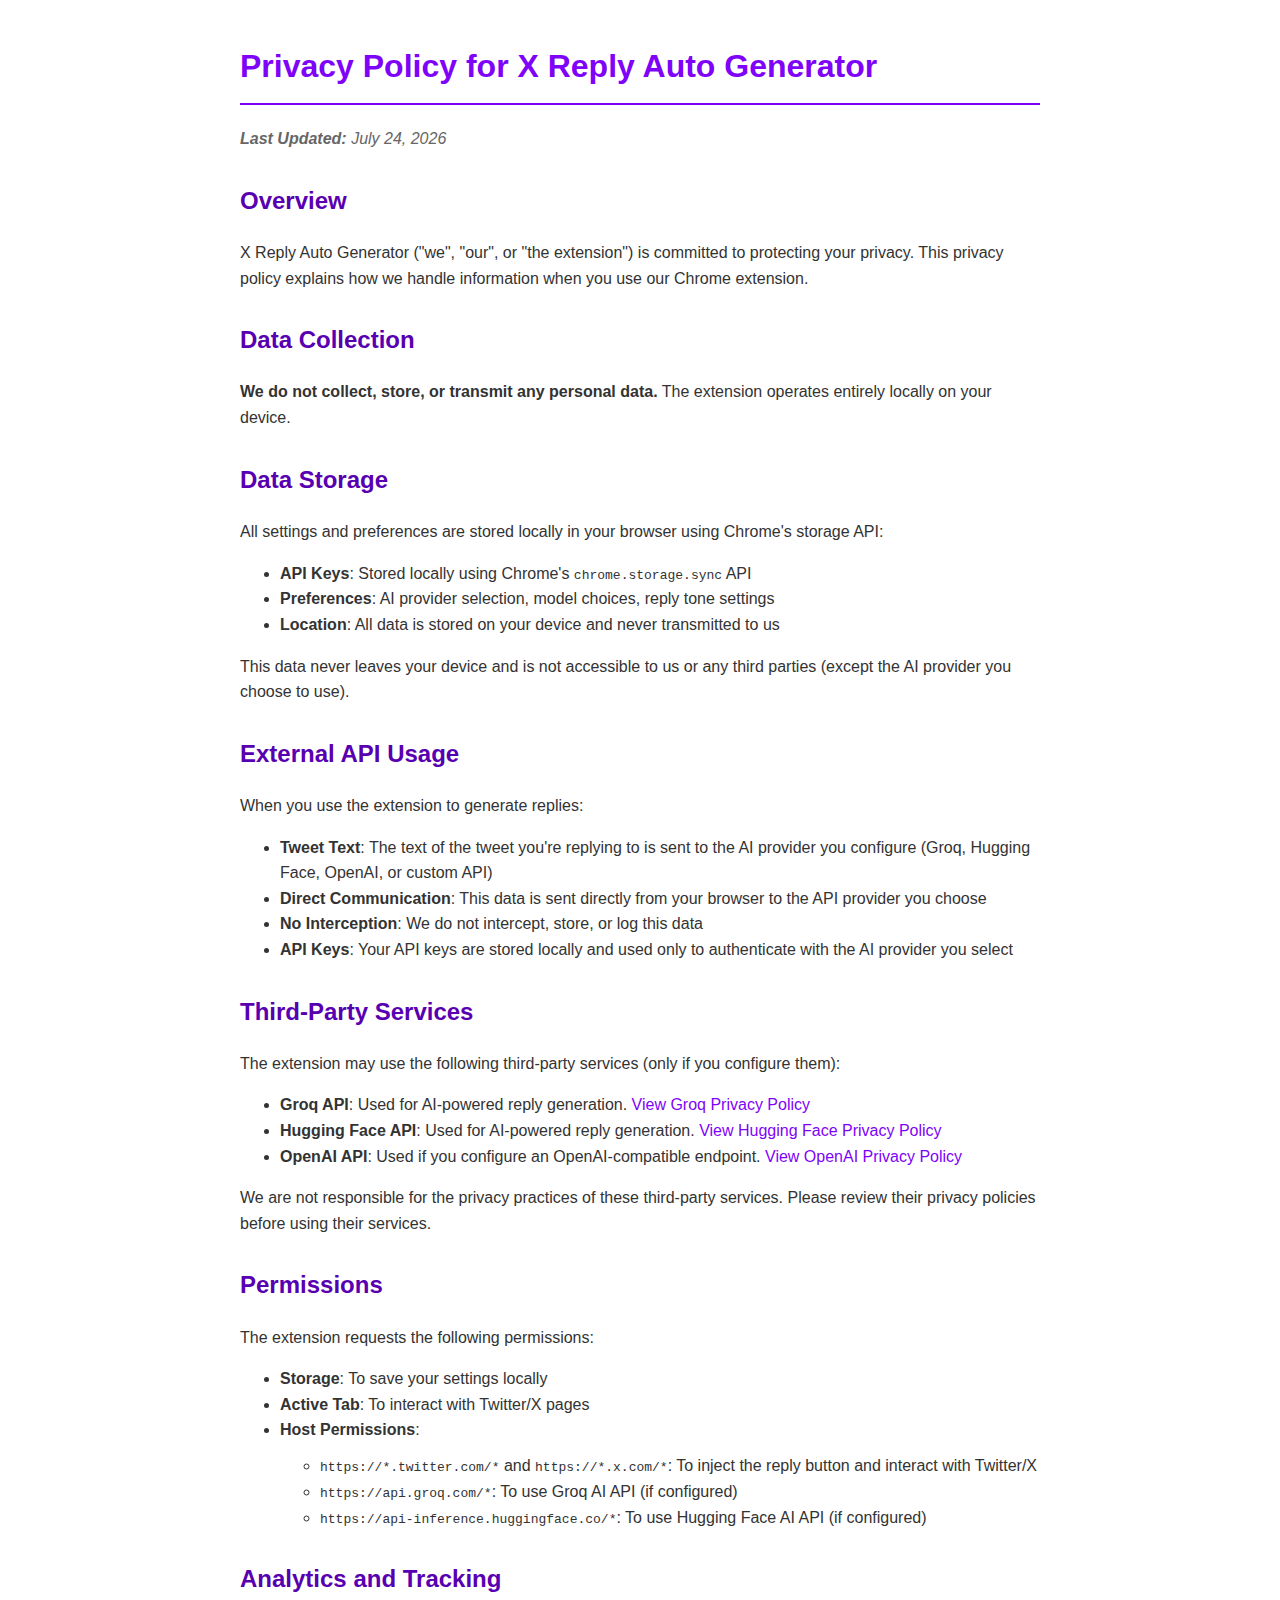
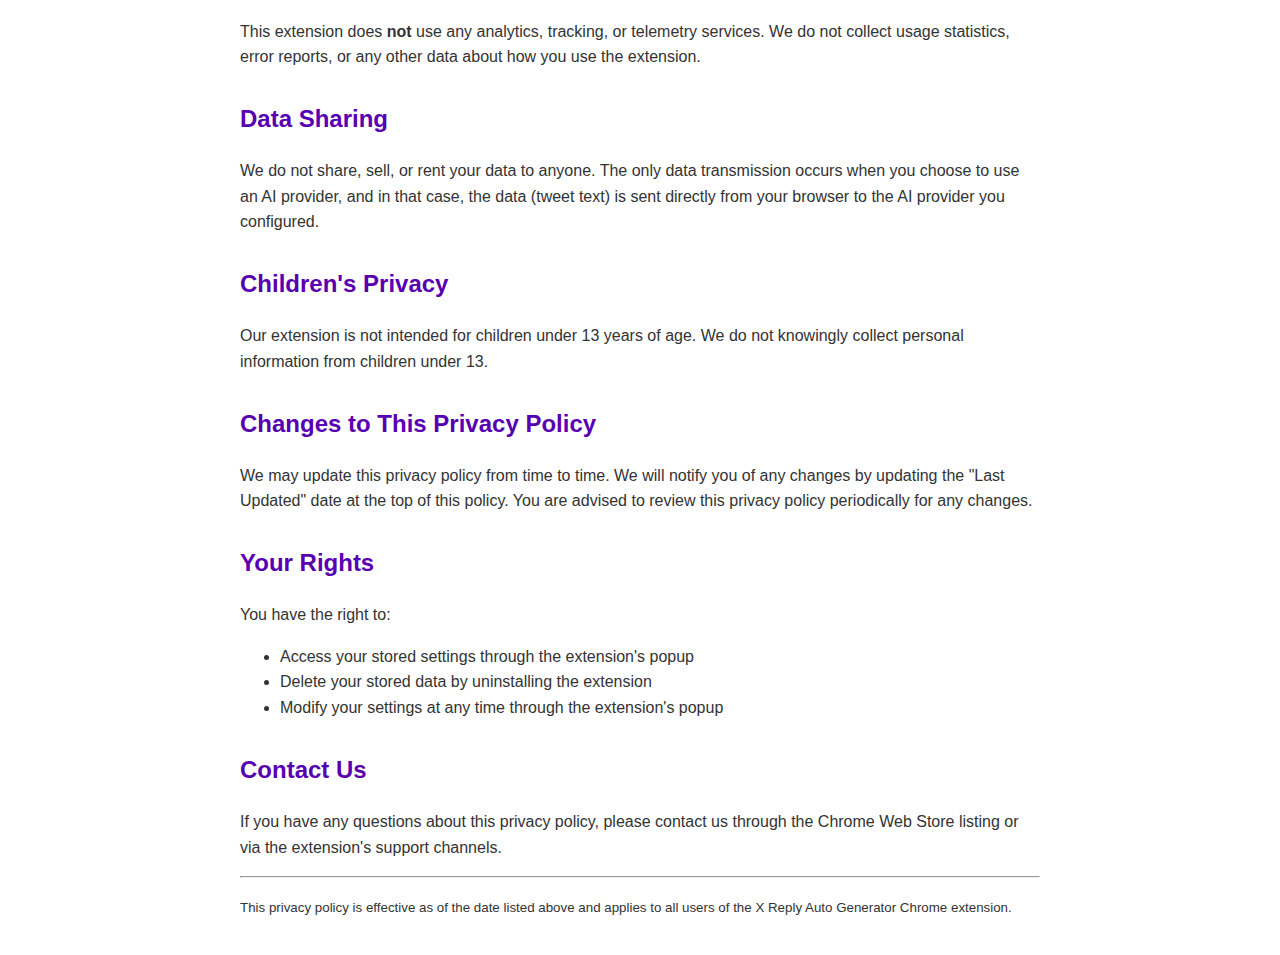
<file: index.html>
<!DOCTYPE html>
<html lang="en">

<head>
    <meta charset="UTF-8">
    <meta name="viewport" content="width=device-width, initial-scale=1.0">
    <title>Privacy Policy - X Reply Auto Generator</title>
    <style>
        body {
            font-family: -apple-system, BlinkMacSystemFont, 'Segoe UI', Roboto, Helvetica, Arial, sans-serif;
            max-width: 800px;
            margin: 0 auto;
            padding: 20px;
            line-height: 1.6;
            color: #333;
        }

        h1 {
            color: #7e03f8;
            border-bottom: 2px solid #7e03f8;
            padding-bottom: 10px;
        }

        h2 {
            color: #5800b1;
            margin-top: 30px;
        }

        ul {
            margin: 10px 0;
        }

        a {
            color: #7e03f8;
            text-decoration: none;
        }

        a:hover {
            text-decoration: underline;
        }

        .last-updated {
            color: #666;
            font-style: italic;
        }
    </style>
</head>

<body>
    <h1>Privacy Policy for X Reply Auto Generator</h1>
    <p class="last-updated"><strong>Last Updated:</strong> <span id="date"></span></p>

    <h2>Overview</h2>
    <p>X Reply Auto Generator ("we", "our", or "the extension") is committed to protecting your privacy. This privacy
        policy explains how we handle information when you use our Chrome extension.</p>

    <h2>Data Collection</h2>
    <p><strong>We do not collect, store, or transmit any personal data.</strong> The extension operates entirely locally
        on your device.</p>

    <h2>Data Storage</h2>
    <p>All settings and preferences are stored locally in your browser using Chrome's storage API:</p>
    <ul>
        <li><strong>API Keys</strong>: Stored locally using Chrome's <code>chrome.storage.sync</code> API</li>
        <li><strong>Preferences</strong>: AI provider selection, model choices, reply tone settings</li>
        <li><strong>Location</strong>: All data is stored on your device and never transmitted to us</li>
    </ul>
    <p>This data never leaves your device and is not accessible to us or any third parties (except the AI provider you
        choose to use).</p>

    <h2>External API Usage</h2>
    <p>When you use the extension to generate replies:</p>
    <ul>
        <li><strong>Tweet Text</strong>: The text of the tweet you're replying to is sent to the AI provider you
            configure (Groq, Hugging Face, OpenAI, or custom API)</li>
        <li><strong>Direct Communication</strong>: This data is sent directly from your browser to the API provider you
            choose</li>
        <li><strong>No Interception</strong>: We do not intercept, store, or log this data</li>
        <li><strong>API Keys</strong>: Your API keys are stored locally and used only to authenticate with the AI
            provider you select</li>
    </ul>

    <h2>Third-Party Services</h2>
    <p>The extension may use the following third-party services (only if you configure them):</p>
    <ul>
        <li><strong>Groq API</strong>: Used for AI-powered reply generation. <a
                href="https://console.groq.com/docs/privacy" target="_blank">View Groq Privacy Policy</a></li>
        <li><strong>Hugging Face API</strong>: Used for AI-powered reply generation. <a
                href="https://huggingface.co/privacy" target="_blank">View Hugging Face Privacy Policy</a></li>
        <li><strong>OpenAI API</strong>: Used if you configure an OpenAI-compatible endpoint. <a
                href="https://openai.com/privacy" target="_blank">View OpenAI Privacy Policy</a></li>
    </ul>
    <p>We are not responsible for the privacy practices of these third-party services. Please review their privacy
        policies before using their services.</p>

    <h2>Permissions</h2>
    <p>The extension requests the following permissions:</p>
    <ul>
        <li><strong>Storage</strong>: To save your settings locally</li>
        <li><strong>Active Tab</strong>: To interact with Twitter/X pages</li>
        <li><strong>Host Permissions</strong>:
            <ul>
                <li><code>https://*.twitter.com/*</code> and <code>https://*.x.com/*</code>: To inject the reply button
                    and interact with Twitter/X</li>
                <li><code>https://api.groq.com/*</code>: To use Groq AI API (if configured)</li>
                <li><code>https://api-inference.huggingface.co/*</code>: To use Hugging Face AI API (if configured)</li>
            </ul>
        </li>
    </ul>

    <h2>Analytics and Tracking</h2>
    <p>This extension does <strong>not</strong> use any analytics, tracking, or telemetry services. We do not collect
        usage statistics, error reports, or any other data about how you use the extension.</p>

    <h2>Data Sharing</h2>
    <p>We do not share, sell, or rent your data to anyone. The only data transmission occurs when you choose to use an
        AI provider, and in that case, the data (tweet text) is sent directly from your browser to the AI provider you
        configured.</p>

    <h2>Children's Privacy</h2>
    <p>Our extension is not intended for children under 13 years of age. We do not knowingly collect personal
        information from children under 13.</p>

    <h2>Changes to This Privacy Policy</h2>
    <p>We may update this privacy policy from time to time. We will notify you of any changes by updating the "Last
        Updated" date at the top of this policy. You are advised to review this privacy policy periodically for any
        changes.</p>

    <h2>Your Rights</h2>
    <p>You have the right to:</p>
    <ul>
        <li>Access your stored settings through the extension's popup</li>
        <li>Delete your stored data by uninstalling the extension</li>
        <li>Modify your settings at any time through the extension's popup</li>
    </ul>

    <h2>Contact Us</h2>
    <p>If you have any questions about this privacy policy, please contact us through the Chrome Web Store listing or
        via the extension's support channels.</p>

    <hr>
    <p><small>This privacy policy is effective as of the date listed above and applies to all users of the X Reply Auto
            Generator Chrome extension.</small></p>

    <script>
        // Set current date
        document.getElementById('date').textContent = new Date().toLocaleDateString('en-US', {
            year: 'numeric',
            month: 'long',
            day: 'numeric'
        });
    </script>
</body>

</html>
</file>
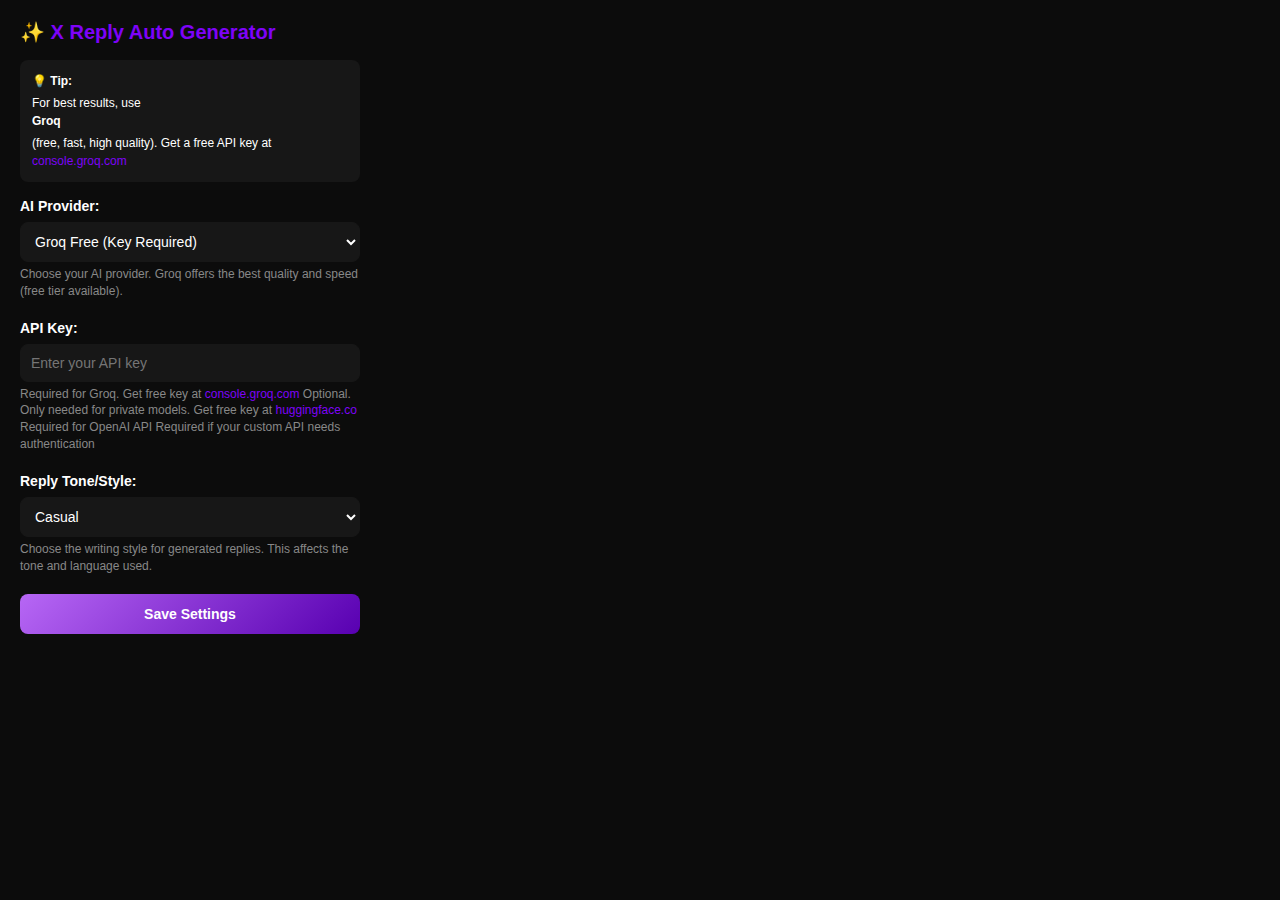
<file: popup.html>
<!DOCTYPE html>
<html lang="en">

<head>
  <meta charset="UTF-8">
  <meta name="viewport" content="width=device-width, initial-scale=1.0">
  <title>X Reply Auto Generator</title>
  <link rel="stylesheet" href="popup.css">
</head>

<body>
  <h1>✨ X Reply Auto Generator</h1>

  <div class="info-box">
    <strong>💡 Tip:</strong> For best results, use <strong>Groq</strong> (free, fast, high quality). Get a free API key
    at
    <a href="https://console.groq.com" target="_blank">console.groq.com</a>
  </div>

  <div class="section">
    <label for="apiProvider">AI Provider:</label>
    <select id="apiProvider">
      <option value="groq">Groq Free (Key Required)</option>
      <option value="huggingface">Hugging Face Free (No Key)</option>
      <option value="openai">OpenAI Compatible</option>
      <option value="custom">Custom API</option>
    </select>
    <div class="help-text">Choose your AI provider. Groq offers the best quality and speed (free tier available).</div>
  </div>

  <!-- Groq Settings -->
  <div class="section provider-section" id="groqSection">
    <label for="groqModel">Groq Model:</label>
    <select id="groqModel">
      <option value="llama-3.1-8b-instant">Llama 3.1 8B Instant (Recommended)</option>
      <option value="llama-3.1-70b-versatile">Llama 3.1 70B Versatile</option>
      <option value="mixtral-8x7b-32768">Mixtral 8x7B</option>
      <option value="gemma-7b-it">Gemma 7B</option>
    </select>
    <div class="help-text">Llama 3.1 8B is fast and produces great contextual replies.</div>
  </div>

  <!-- Hugging Face Settings -->
  <div class="section provider-section" id="huggingfaceSection">
    <label for="huggingFaceModel">Hugging Face Model:</label>
    <select id="huggingFaceModel">
      <option value="gpt2">GPT-2 (Default - Fast & Reliable)</option>
      <option value="mistralai/Mistral-7B-Instruct-v0.2">Mistral 7B Instruct (Better Quality, Slower)</option>
      <option value="meta-llama/Llama-2-7b-chat-hf">Llama 2 7B Chat</option>
      <option value="microsoft/DialoGPT-medium">DialoGPT Medium</option>
      <option value="google/flan-t5-large">Flan T5 Large</option>
    </select>
    <div class="help-text">GPT-2 is fastest and most reliable. Mistral 7B offers better quality but may be slower on
      first use.</div>
  </div>

  <!-- OpenAI Settings -->
  <div class="section provider-section" id="openaiSection">
    <label for="openaiEndpoint">OpenAI Endpoint:</label>
    <input type="text" id="openaiEndpoint" placeholder="https://api.openai.com/v1/chat/completions">
    <div class="help-text">Enter your OpenAI-compatible API endpoint URL</div>
  </div>

  <!-- Custom API Settings -->
  <div class="section provider-section" id="customSection">
    <label for="customEndpoint">Custom API Endpoint:</label>
    <input type="text" id="customEndpoint" placeholder="https://api.example.com/v1/generate">
    <div class="help-text">Enter your custom API endpoint URL</div>
  </div>

  <div class="section">
    <label for="apiKey">API Key:</label>
    <input type="password" id="apiKey" placeholder="Enter your API key">
    <div class="help-text" id="apiKeyHelp">
      <span id="groqHelp" class="provider-help">Required for Groq. Get free key at <a href="https://console.groq.com"
          target="_blank">console.groq.com</a></span>
      <span id="huggingfaceHelp">Optional. Only needed for private models.
        Get free key at <a href="https://huggingface.co/settings/tokens" target="_blank">huggingface.co</a></span>
      <span id="openaiHelp">Required for OpenAI API</span>
      <span id="customHelp">Required if your custom API needs
        authentication</span>
    </div>
  </div>

  <div class="section">
    <label for="replyTone">Reply Tone/Style:</label>
    <select id="replyTone">
      <option value="casual">Casual</option>
      <option value="professional">Professional</option>
      <option value="humorous">Humorous</option>
      <option value="formal">Formal</option>
      <option value="academic">Academic</option>
      <option value="scientific">Scientific</option>
      <option value="troll">Troll</option>
      <option value="bully">Bully</option>
      <option value="roasting">Roasting</option>
    </select>
    <div class="help-text">Choose the writing style for generated replies. This affects the tone and language used.</div>
  </div>

  <button id="saveBtn">Save Settings</button>

  <div id="status" class="status"></div>

  <script src="popup.js"></script>
</body>

</html>
</file>
<file: popup.css>
* {
  margin: 0;
  padding: 0;
  box-sizing: border-box;
}

body {
  width: 380px;
  padding: 20px;
  font-family: -apple-system, BlinkMacSystemFont, 'Segoe UI', Roboto, Helvetica,
    Arial, sans-serif;
  background: #0c0c0c;
  color: #333;
}

h1 {
  font-size: 20px;
  margin-bottom: 16px;
  color: #7e03f8;
}

.section {
  margin-bottom: 20px;
}

label {
  display: block;
  margin-bottom: 8px;
  font-weight: 600;
  font-size: 14px;
  color: #ffffff;
}

input,
select {
  width: 100%;
  padding: 10px;
  border: 1px solid #171717;
  border-radius: 8px;
  font-size: 14px;
  font-family: inherit;
  background: #171717;
  color: #fff;
}

input:focus,
select:focus {
  outline: none;
  border-color: #1da1f2;
  box-shadow: 0 0 0 3px rgba(29, 161, 242, 0.1);
  background: #171717;
}

.help-text {
  font-size: 12px;
  color: #888;
  margin-top: 4px;
  line-height: 1.4;
}

.help-text a {
  color: #7e03f8;
  text-decoration: none;
}

.help-text a:hover {
  color: #b767f5;
  text-decoration: underline;
}

button {
  width: 100%;
  padding: 12px;
  background: linear-gradient(135deg, #b767f5 0%, #5800b1 100%);
  color: white;
  border: none;
  border-radius: 8px;
  font-size: 14px;
  font-weight: 600;
  cursor: pointer;
  transition: all 0.2s ease;
}

button:hover {
  background: linear-gradient(135deg, #bb8ae0 0%, #7e03f8 100%);
  transform: translateY(-1px);
}

button:active {
  transform: translateY(0);
}

.status {
  margin-top: 12px;
  padding: 10px;
  border-radius: 8px;
  font-size: 13px;
  text-align: center;
  display: none;
}

.status.success {
  background: #d4edda;
  color: #f042e7;
  border: 1px solid #c3e6cb;
  display: block;
}

.status.error {
  background: #f8d7da;
  color: #e43042;
  border: 1px solid #f5c6cb;
  display: block;
}

.info-box {
  background: #171717;
  border-radius: 8px;
  padding: 12px;
  margin-bottom: 16px;
  font-size: 12px;
  line-height: 1.5;
  color: #ffffff;
}

.info-box strong {
  display: block;
  margin-bottom: 4px;
}

a {
  color: #7e03f8;
  text-decoration: none;
}

a:hover {
  color: #b767f5;
  text-decoration: underline;
}

.provider-section {
  display: none;
}

.provider-section.active {
  display: block;
}
</file>
